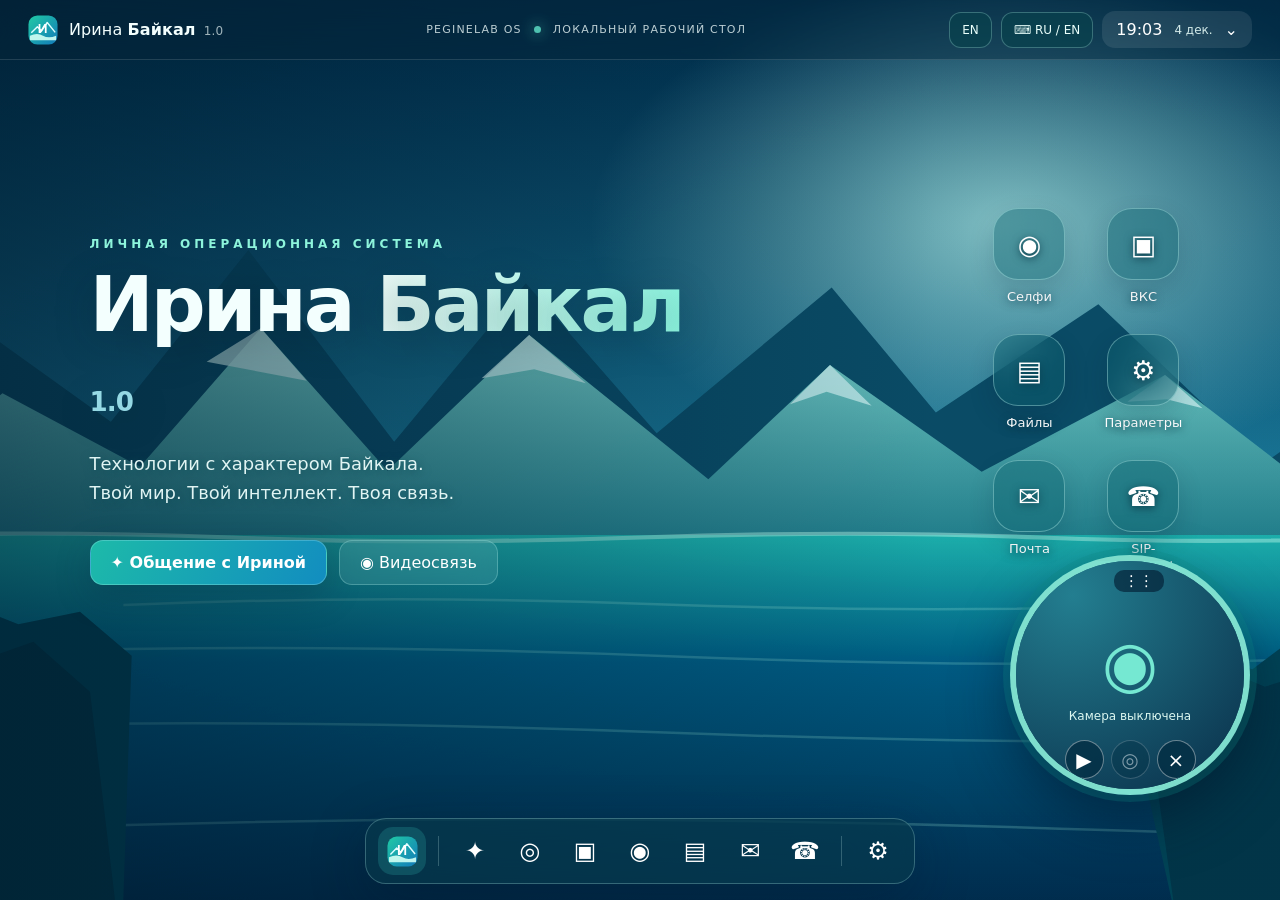
<file: ui/web/index.html>
<!doctype html>
<html lang="ru">
<head>
  <meta charset="utf-8">
  <meta name="viewport" content="width=device-width, initial-scale=1">
  <meta name="theme-color" content="#0b5668">
  <meta name="referrer" content="no-referrer">
  <title>Ирина Байкал 1.0 · Irina Shell</title>
  <link rel="icon" href="assets/irina-mark.svg" type="image/svg+xml">
  <link rel="stylesheet" href="style.css">
  <script src="i18n.js" defer></script>
  <script src="app.js" defer></script>
</head>
<body data-theme="lake">
  <div class="wallpaper" role="img" aria-label="Стилизованный пейзаж озера Байкал"></div>
  <header class="topbar">
    <div class="brand-mini"><img src="assets/irina-mark.svg" alt="" width="30" height="30"><span>Ирина <b>Байкал</b> <small>1.0</small></span></div>
    <div class="topbar-middle">PegiNelab OS <span class="live-dot"></span> Локальный рабочий стол</div>
    <div class="topbar-actions">
    <button id="language-toggle" type="button" class="locale-button" title="Switch interface to English" aria-label="Язык интерфейса">EN</button>
    <button id="keyboard-help" type="button" class="locale-button" title="Раскладка клавиатуры" aria-label="Раскладка клавиатуры">⌨ RU / EN</button>
    <button id="quick-toggle" type="button" class="topbar-clock aria-expanded="false" aria-controls="quick-settings">
      <span id="clock-time">--:--</span><span id="clock-date">--</span><span aria-hidden="true">⌄</span>
    </button>
    </div>
  </header>
  <main id="desktop" aria-label="Рабочий стол">
    <section class="welcome" aria-label="Приветствие">
      <p class="eyebrow">ЛИЧНАЯ ОПЕРАЦИОННАЯ СИСТЕМА</p>
      <h1>Ирина <span>Байкал</span><em> 1.0</em></h1>
      <p>Технологии с характером Байкала.<br>Твой мир. Твой интеллект. Твоя связь.</p>
      <div class="welcome-actions">
        <button class="primary-button" type="button" data-app="ai">✦ Общение с Ириной</button>
        <button class="glass-button" type="button" data-app="video">◉ Видеосвязь</button>
      </div>
    </section>
    <nav class="desktop-apps" aria-label="Приложения рабочего стола">
      <button type="button" data-app="camera"><span class="app-icon">◉</span><span>Селфи</span></button>
      <button type="button" data-app="video"><span class="app-icon">▣</span><span>ВКС</span></button>
      <button type="button" data-app="files"><span class="app-icon">▤</span><span>Файлы</span></button>
      <button type="button" data-app="settings"><span class="app-icon">⚙</span><span>Параметры</span></button>
      <button type="button" data-app="mail"><span class="app-icon">✉</span><span>Почта</span></button>
      <button type="button" data-app="sip"><span class="app-icon">☎</span><span>SIP-телефон</span></button>
    </nav>
  </main>

  <section id="windows" aria-label="Открытые окна"></section>

  <aside id="launcher" class="popover launcher" hidden aria-label="Меню приложений">
    <div class="popover-head"><img src="assets/irina-mark.svg" alt="" width="38" height="38"><div><strong>Ирина Байкал</strong><small>Главное меню · 1.0</small></div></div>
    <div class="launcher-grid">
      <button type="button" data-app="ai"><span>✦</span>ИИ Ирина</button>
      <button type="button" data-app="camera"><span>◉</span>Камера</button>
      <button type="button" data-app="video"><span>▣</span>Видеосвязь</button>
      <button type="button" data-app="internet"><span>◎</span>Интернет</button>
      <button type="button" data-app="files"><span>▤</span>Файлы</button>
      <button type="button" data-app="settings"><span>⚙</span>Настройки</button>
      <button type="button" data-app="suite"><span>▤</span>Офис и графика</button>
      <button type="button" data-app="mail"><span>✉</span>Почта</button>
      <button type="button" data-app="sip"><span>☎</span>SIP-телефон</button>
      <button type="button" data-app="games"><span>♟</span>Мини-игры</button>
    </div>
    <div class="launcher-bottom">Acer Swift 3 · Ryzen 5 3500U · Vega 8</div>
  </aside>

  <aside id="quick-settings" class="popover quick-settings" hidden aria-label="Быстрые настройки">
    <strong>Оформление системы</strong>
    <small class="muted-line">Язык интерфейса: RU / EN</small>
    <small class="muted-line">Windows: Win + Пробел · Ubuntu XFCE/X11: Alt + Shift</small>
    <div class="theme-swatches">
      <button type="button" class="theme-swatch lake-swatch" data-theme="lake" aria-label="Сине-зелёная тема"></button>
      <button type="button" class="theme-swatch forest-swatch" data-theme="forest" aria-label="Зелёная тема"></button>
      <button type="button" class="theme-swatch night-swatch" data-theme="night" aria-label="Ночная тема"></button>
    </div>
    <button type="button" class="quick-action" data-app="camera">◉ Круглая камера</button>
    <button type="button" class="quick-action" data-cmd="camera-visibility">◉ Показать / скрыть круг</button>
    <button type="button" class="quick-action" data-app="settings">⚙ Все параметры</button>
    <button id="intro-preview" type="button" class="quick-action">♪ Звук старта</button>
  </aside>

  <aside id="camera-bubble" class="camera-bubble" hidden aria-label="Круглое окно селфи">
    <video id="selfie-video" autoplay muted playsinline aria-label="Предпросмотр веб-камеры"></video>
    <div id="camera-placeholder" class="camera-placeholder"><span>◉</span><small>Камера выключена</small></div>
    <div class="camera-drag" id="camera-drag" title="Перемещать круглое окно">⋮⋮</div>
    <div class="camera-controls">
      <button type="button" id="camera-toggle" aria-label="Включить камеру" title="Включить камеру">▶</button>
      <button type="button" id="camera-shot" disabled aria-label="Сделать селфи" title="Сделать селфи">◎</button>
      <button type="button" id="camera-close" aria-label="Закрыть круглую камеру" title="Закрыть">×</button>
    </div>
  </aside>

  <footer class="dock" aria-label="Панель задач">
    <button id="start-button" type="button" class="start-button" aria-label="Открыть меню" aria-controls="launcher" aria-expanded="false"><img src="assets/irina-mark.svg" alt="" width="31" height="31"></button>
    <span class="dock-divider" aria-hidden="true"></span>
    <button type="button" class="dock-app" data-app="ai" title="ИИ Ирина">✦</button>
    <button type="button" class="dock-app" data-app="internet" title="Интернет">◎</button>
    <button type="button" class="dock-app" data-app="video" title="Видеосвязь">▣</button>
    <button type="button" class="dock-app" data-app="camera" title="Селфи">◉</button>
    <button type="button" class="dock-app" data-app="files" title="Файлы">▤</button>
    <button type="button" class="dock-app" data-app="mail" title="Почта">✉</button>
    <button type="button" class="dock-app" data-app="sip" title="SIP-телефон">☎</button>
    <span class="dock-divider" aria-hidden="true"></span>
    <button type="button" class="dock-app" data-app="settings" title="Параметры">⚙</button>
  </footer>
  <audio id="startup-intro" preload="none" src="assets/irina_intro.mp3"></audio>
  <div id="toast" role="status" aria-live="polite"></div>
</body>
</html>
</file>
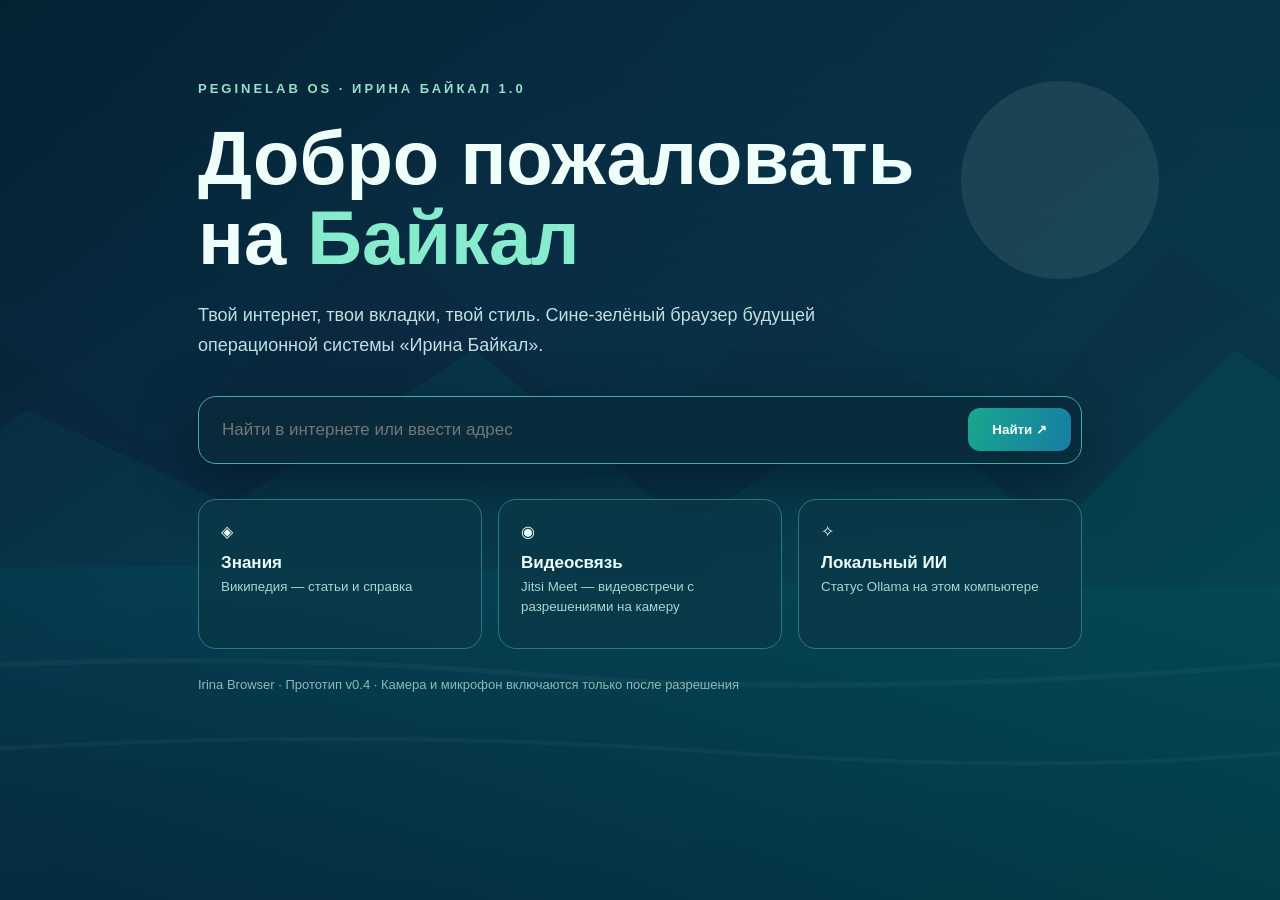
<file: browser/home.html>
<!doctype html>
<html lang="ru"><head><meta charset="utf-8"><meta name="viewport" content="width=device-width, initial-scale=1">
<title>Ирина Байкал — главная</title>
<style>
:root{color-scheme:dark;font-family:Segoe UI,Arial,sans-serif}
*{box-sizing:border-box}body{margin:0;background:#061f2f;color:#effffa;overflow-x:hidden}
.bg{position:fixed;inset:0;width:100vw;height:100vh;z-index:-1}
.shade{position:fixed;inset:0;background:linear-gradient(145deg,#031b2add 0%,#061e34aa 38%,#033f45bb 100%);z-index:-1}
main{margin:auto;max-width:960px;padding:9vh 38px 50px}
.kicker{color:#9adfcd;font-size:13px;font-weight:700;letter-spacing:3px;text-transform:uppercase}
h1{font-weight:730;font-size:clamp(44px,7vw,76px);line-height:1.05;margin:22px 0}
h1 span{color:#87ebce}p{max-width:640px;line-height:1.7;color:#c0dfe2;font-size:18px}
.search{display:flex;align-items:center;gap:10px;margin-top:35px;background:#092b3bde;border:1px solid #4ca9aa;border-radius:18px;padding:10px;box-shadow:0 18px 55px #021722aa}
input{background:transparent;color:#fff;border:0;outline:0;font-size:17px;flex:1;min-width:0;padding:13px}
button{border:0;border-radius:12px;padding:14px 24px;background:linear-gradient(110deg,#19a78c,#167da4);font-weight:700;color:white;cursor:pointer}
button:hover{filter:brightness(1.12)}
.cards{display:grid;grid-template-columns:repeat(3,1fr);gap:16px;margin-top:35px}
a.card{display:block;text-decoration:none;background:#0a3848c9;color:#eafffa;border:1px solid #2a7884;border-radius:18px;padding:22px;min-height:150px;transition:transform .15s}
a.card:hover{transform:translateY(-3px);background:#10566a}
.card strong{display:block;margin:12px 0 4px;font-size:17px}.card small{color:#aad3d1;line-height:1.5}
footer{padding:28px 0;color:#8cb9ba;font-size:13px}
@media(max-width:680px){.cards{grid-template-columns:1fr}main{padding:30px 18px}.search{flex-direction:column}button{width:100%}}
</style></head>
<body>
<svg class="bg" viewBox="0 0 1600 900" preserveAspectRatio="xMidYMid slice" xmlns="http://www.w3.org/2000/svg">
<defs><linearGradient id="sky" x2="0" y2="1"><stop stop-color="#0b5469"/><stop offset="1" stop-color="#153e62"/></linearGradient><linearGradient id="water" x2="0" y2="1"><stop stop-color="#077b8b"/><stop offset="1" stop-color="#04374f"/></linearGradient></defs>
<rect width="1600" height="900" fill="url(#sky)"/><circle cx="1220" cy="180" r="99" fill="#b1eadc" opacity=".35"/>
<path d="M0 470L145 330 320 450 545 230 790 467 950 280 1160 443 1330 245 1600 442V900H0Z" fill="#13445d"/>
<path d="M0 540L188 410 390 505 635 350 847 526 1050 395 1212 533 1395 350 1600 490V900H0Z" fill="#0c6572"/>
<path d="M0 575Q380 555 800 577T1600 580V900H0Z" fill="url(#water)"/>
<path d="M0 675Q350 646 700 675T1600 650" fill="none" stroke="#7ddac8" stroke-opacity=".20" stroke-width="5"/>
<path d="M0 760Q450 722 880 752T1600 733" fill="none" stroke="#b3f2df" stroke-opacity=".15" stroke-width="4"/></svg>
<div class="shade"></div>
<main><div class="kicker">PegiNelab OS · Ирина Байкал 1.0</div>
<h1>Добро пожаловать<br>на <span>Байкал</span></h1>
<p>Твой интернет, твои вкладки, твой стиль. Сине-зелёный браузер будущей операционной системы «Ирина Байкал».</p>
<form class="search" id="find"><input id="q" autofocus placeholder="Найти в интернете или ввести адрес" aria-label="Поиск"><button type="submit">Найти ↗</button></form>
<div class="cards">
<a class="card" href="https://www.wikipedia.org/"><span>◈</span><strong>Знания</strong><small>Википедия — статьи и справка</small></a>
<a class="card" href="https://meet.jit.si/"><span>◉</span><strong>Видеосвязь</strong><small>Jitsi Meet — видеовстречи с разрешениями на камеру</small></a>
<a class="card" href="http://127.0.0.1:11434/"><span>✧</span><strong>Локальный ИИ</strong><small>Статус Ollama на этом компьютере</small></a>
</div>
<footer>Irina Browser · Прототип v0.4 · Камера и микрофон включаются только после разрешения</footer>
</main>
<script>
document.getElementById("find").addEventListener("submit",e=>{
e.preventDefault();let s=document.getElementById("q").value.trim();if(!s)return;
if(/^https?:\/\/\S+$/i.test(s))location.assign(s);
else if(/^(?:localhost|[a-z0-9.-]+\.[a-z]{2,})(?::\d+)?(?:\/\S*)?$/i.test(s))location.assign((s.startsWith('localhost')?'http':'https')+'://'+s);
else location.assign('https://duckduckgo.com/?q='+encodeURIComponent(s));
});
</script></body></html>
</file>
<file: ui/web/style.css>
:root{font-family:"Segoe UI",Inter,system-ui,-apple-system,sans-serif;font-synthesis:none;color:#f3fffe;background:#072c43}*{box-sizing:border-box}button,input,textarea{font:inherit}button{cursor:pointer}button:focus-visible,input:focus-visible,textarea:focus-visible{outline:3px solid #bffcf4;outline-offset:3px}button:disabled{opacity:.45;cursor:not-allowed}[hidden]{display:none!important}body{margin:0;height:100vh;min-height:560px;overflow:hidden;--primary:#1dbaa9;--secondary:#128dc0;--tint:rgba(7,58,77,.74);--glass:rgba(8,58,76,.59);--edge:rgba(192,255,245,.26);--soft:#caeae9;background:#063952}body[data-theme=forest]{--primary:#45c98b;--secondary:#409c94;--tint:rgba(15,68,49,.8);--glass:rgba(9,63,48,.64);--edge:rgba(196,254,213,.27);--soft:#d5f8da}body[data-theme=night]{--primary:#799ae7;--secondary:#3566ba;--tint:rgba(14,27,61,.88);--glass:rgba(11,24,59,.72);--edge:rgba(185,204,255,.24);--soft:#d9e3ff}.wallpaper{position:fixed;inset:0;background-image:linear-gradient(90deg,rgba(2,22,37,.57),rgba(3,26,45,.08) 73%),url('assets/baikal.svg');background-size:cover;background-position:center;filter:saturate(1.16)}body[data-theme=forest] .wallpaper{filter:hue-rotate(-24deg) saturate(1.12)}body[data-theme=night] .wallpaper{filter:brightness(.58) hue-rotate(18deg)}.topbar{height:60px;padding:0 28px;display:flex;align-items:center;justify-content:space-between;position:fixed;top:0;left:0;right:0;z-index:110;background:rgba(7,37,55,.39);border-bottom:1px solid rgba(236,255,255,.13);backdrop-filter:blur(16px)}.brand-mini{display:flex;align-items:center;gap:11px;letter-spacing:.1px;font-size:16px}.brand-mini small{opacity:.65;font-size:12px;padding-left:3px}.topbar-middle{opacity:.77;letter-spacing:1.2px;font-size:11px;text-transform:uppercase;display:flex;align-items:center;gap:12px}.live-dot{height:7px;width:7px;border-radius:100%;background:#65efd2;box-shadow:0 0 14px #60eccd}.topbar-clock{display:flex;gap:12px;align-items:center;border:0;background:rgba(255,255,255,.09);color:white;border-radius:13px;padding:9px 14px}.topbar-clock span:nth-child(2){color:#d3eae9;font-size:12px}.welcome{position:absolute;top:25%;left:clamp(28px,7%,155px);max-width:630px;z-index:2;pointer-events:auto}.eyebrow{font-size:12px;letter-spacing:4px;color:#8df4db;font-weight:700}.welcome h1{font-size:clamp(47px,6vw,86px);font-weight:750;line-height:1.04;letter-spacing:-3px;margin:14px 0 24px;text-shadow:0 8px 40px rgba(0,30,40,.25)}.welcome h1 span{background:linear-gradient(100deg,#f2fffc,#8bf7e1);background-clip:text;-webkit-background-clip:text;color:transparent}.welcome h1 em{font-size:.34em;color:#95d9e4;font-style:normal;white-space:nowrap;letter-spacing:-1px}.welcome p:not(.eyebrow){font-size:clamp(15px,1.4vw,19px);line-height:1.65;color:#e0f4f3;text-shadow:0 2px 10px #14505b}.welcome-actions{display:flex;gap:12px;flex-wrap:wrap;margin-top:32px}.primary-button,.glass-button,.action-button{padding:12px 20px;border-radius:13px;border:1px solid var(--edge);color:white}.primary-button{background:linear-gradient(120deg,var(--primary),var(--secondary));box-shadow:0 10px 34px rgba(3,32,60,.25);font-weight:650}.glass-button,.action-button{background:rgba(210,255,248,.1);backdrop-filter:blur(14px)}.desktop-apps{position:absolute;right:7%;top:23%;display:grid;grid-template-columns:repeat(2,94px);gap:28px 20px;text-align:center}.desktop-apps button{background:transparent;border:0;color:#fff;font-size:13px;display:flex;align-items:center;flex-direction:column;gap:9px;text-shadow:0 2px 8px #093847}.app-icon{font-size:27px;width:72px;height:72px;display:grid;place-items:center;border:1px solid rgba(202,255,249,.35);border-radius:25px;background:rgba(10,96,109,.4);backdrop-filter:blur(20px);box-shadow:0 10px 24px rgba(1,33,55,.18)}.desktop-apps button:hover .app-icon{background:rgba(62,193,176,.42);transform:translateY(-2px)}.dock{position:fixed;bottom:16px;left:50%;transform:translateX(-50%);display:flex;align-items:center;gap:7px;padding:8px 12px;border-radius:21px;background:var(--glass);border:1px solid var(--edge);box-shadow:0 15px 55px rgba(0,20,39,.3);backdrop-filter:blur(35px);z-index:110}.dock button{width:48px;height:48px;border:0;border-radius:15px;background:transparent;color:white;font-size:24px}.dock button:hover,.dock button:focus-visible{background:rgba(222,255,253,.18)}.dock .start-button{background:rgba(47,182,172,.23);display:grid;place-items:center}.dock-divider{width:1px;height:30px;background:rgba(215,255,249,.22);margin:0 5px}.popover{position:fixed;z-index:120;border:1px solid var(--edge);border-radius:24px;background:var(--tint);box-shadow:0 22px 65px #00202f90;backdrop-filter:blur(42px)}.launcher{bottom:98px;left:max(20px,calc(50% - 268px));width:min(536px,calc(100vw - 40px));padding:23px}.popover-head{display:flex;align-items:center;gap:12px;padding:0 4px 18px;border-bottom:1px solid var(--edge)}.popover-head div{display:flex;flex-direction:column;gap:3px}.popover-head small{opacity:.7}.launcher-grid{display:grid;grid-template-columns:repeat(3,1fr);gap:9px;padding:16px 0}.launcher-grid button{background:rgba(233,255,252,.08);border:1px solid rgba(233,255,252,.08);border-radius:15px;color:white;padding:16px 8px;display:flex;align-items:center;justify-content:center;gap:9px;flex-direction:column;font-size:13px}.launcher-grid button:hover,.quick-action:hover{background:rgba(123,244,217,.16)}.launcher-grid button span{font-size:27px}.launcher-bottom{font-size:12px;opacity:.66;border-top:1px solid var(--edge);padding-top:16px}.quick-settings{top:67px;right:26px;padding:18px;width:260px;display:flex;flex-direction:column;gap:14px}.theme-swatches{display:flex;gap:10px}.theme-swatch{width:47px;height:40px;border-radius:12px;border:2px solid #ffffff6b}.lake-swatch{background:linear-gradient(120deg,#26c7ac,#0d64bd)}.forest-swatch{background:linear-gradient(120deg,#76d783,#146b56)}.night-swatch{background:linear-gradient(120deg,#777bc8,#11274c)}.theme-swatch[aria-pressed=true]{outline:2px solid white;outline-offset:2px}.quick-action{padding:10px 13px;text-align:left;color:white;border:1px solid var(--edge);background:rgba(240,255,254,.07);border-radius:11px}.app-window{width:min(660px,calc(100vw - 34px));min-height:260px;max-height:calc(100vh - 150px);position:fixed;top:clamp(82px,12vh,160px);left:max(20px,calc(50% - 330px));background:var(--tint);border:1px solid rgba(209,255,252,.34);border-radius:22px;backdrop-filter:blur(48px);box-shadow:0 35px 90px rgba(0,17,38,.55);overflow:hidden;z-index:20;display:flex;flex-direction:column}.window-top{background:rgba(233,255,255,.07);border-bottom:1px solid var(--edge);padding:10px 12px 10px 19px;display:flex;justify-content:space-between;align-items:center;cursor:move;touch-action:none;user-select:none}.window-title{font-weight:650;display:flex;gap:10px;align-items:center}.window-actions{display:flex;gap:5px}.window-actions button{border:0;background:rgba(255,255,255,.08);border-radius:9px;width:34px;height:30px;color:white;font-size:20px}.window-actions button:hover{background:#ff6d7a}.window-body{padding:25px;overflow:auto;max-height:calc(100vh - 210px);color:#e8fbfa}.window-body h2{margin:0 0 11px;font-size:25px}.window-body h3{margin:12px 0 9px;font-size:16px}.window-body p{color:var(--soft);line-height:1.6;margin:0 0 14px}.window-body label{display:block;font-size:13px;color:#ddf7f2;margin-bottom:7px}.field{width:100%;padding:12px 14px;border:1px solid var(--edge);background:rgba(0,30,47,.35);color:white;border-radius:12px;margin-bottom:12px}.field::placeholder{color:#b3d5d6}.window-body button{max-width:100%}.button-row{display:flex;flex-wrap:wrap;gap:9px;margin:12px 0}.hint{font-size:12px;color:#b9dcd9!important}.card-row{display:grid;grid-template-columns:repeat(2,1fr);gap:13px}.mini-card{padding:17px;border-radius:16px;border:1px solid var(--edge);background:rgba(214,255,249,.06)}.mini-card strong{display:block;font-size:24px;margin-bottom:7px}.mini-card small{color:#c3e5e5}.chat-history{height:210px;overflow:auto;display:flex;flex-direction:column;gap:10px;background:rgba(0,27,42,.25);padding:12px;border-radius:14px;margin-bottom:12px}.chat-message{padding:10px 12px;max-width:92%;white-space:pre-wrap;overflow-wrap:anywhere;border-radius:12px;background:#ffffff14;line-height:1.5}.chat-message.mine{align-self:flex-end;background:rgba(34,183,157,.29)}.chat-message.error{background:rgba(217,78,88,.24)}.chat-form{display:flex;gap:10px}.chat-form .field{margin:0;flex:1}.status-line{font-size:12px;color:#a8f4da;min-height:20px}.file-list{margin:10px 0 0;padding-left:21px;color:#e1faf7;overflow-wrap:anywhere}.external-notice{padding:12px;border-radius:12px;background:rgba(237,255,218,.1);border:1px solid rgba(240,253,211,.2);font-size:12px;margin:12px 0;color:#dff2d7}.camera-bubble{position:fixed;width:240px;height:240px;right:30px;bottom:105px;border-radius:50%;border:6px solid rgba(145,247,224,.85);box-shadow:0 0 0 7px rgba(13,132,128,.27),0 24px 55px rgba(0,21,43,.56);overflow:hidden;z-index:100;background:radial-gradient(circle at 48% 28%,#267e92,#05324c);touch-action:none}.camera-bubble video{display:block;object-fit:cover;width:100%;height:100%;transform:scaleX(-1)}.camera-placeholder{position:absolute;inset:0;display:grid;align-content:center;justify-items:center;background:radial-gradient(circle at 25% 15%,#237e90,#092d48);gap:8px}.camera-placeholder span{font-size:64px;color:#75e8d2}.camera-placeholder small{color:#dbf7f0;font-size:12px}.camera-drag{position:absolute;left:calc(50% - 16px);top:9px;background:#021d33a3;border-radius:10px;color:white;padding:2px 10px;cursor:grab;font-size:15px}.camera-controls{position:absolute;bottom:10px;left:0;right:0;display:flex;justify-content:center;gap:7px}.camera-controls button{border:1px solid rgba(255,255,255,.4);border-radius:50%;width:39px;height:39px;background:#032e44c9;color:white;font-size:20px;backdrop-filter:blur(10px)}.camera-controls button:hover{background:var(--primary)}#toast{position:fixed;right:20px;bottom:105px;max-width:330px;padding:12px 18px;background:#073c50ed;border:1px solid var(--edge);border-radius:14px;box-shadow:0 12px 35px #001f35a8;z-index:200;color:white;opacity:0;transform:translateY(10px);transition:.2s;pointer-events:none}#toast.show{opacity:1;transform:none}@media(max-width:760px){.topbar-middle{display:none}.topbar{padding:0 12px}.brand-mini{font-size:13px}.topbar-clock{padding:8px;gap:6px}.topbar-clock span:nth-child(2){display:none}.welcome{top:18%;left:20px;right:20px}.welcome h1{font-size:48px}.desktop-apps{top:auto;bottom:110px;right:16px;left:16px;display:flex;justify-content:space-around;gap:8px}.desktop-apps .app-icon{width:55px;height:55px;border-radius:18px;font-size:24px}.dock{bottom:8px;padding:6px 7px;gap:0}.dock button{width:43px;height:44px;font-size:22px}.app-window{left:8px!important;top:70px!important;width:calc(100vw - 16px);max-height:calc(100vh - 146px)}.window-body{padding:17px}.camera-bubble{width:180px;height:180px;right:14px;bottom:86px}.camera-controls button{height:32px;width:32px;font-size:16px}.card-row{grid-template-columns:1fr}.topbar-middle{display:none}}@media(max-height:610px){.welcome{top:16%}.desktop-apps{top:19%}.welcome h1{font-size:44px}.dock{bottom:8px}}


/* Irina Shell v0.5 — bilingual controls and native application panels */
.topbar-actions{display:flex;align-items:center;gap:9px;min-width:0}
.locale-button{border:1px solid var(--edge);background:rgba(8,68,77,.66);border-radius:12px;color:#eafffb;padding:9px 12px;white-space:nowrap;font-size:12px;min-height:36px}
.locale-button:hover{background:rgba(35,135,137,.7)}
.muted-line{color:var(--soft);opacity:.8;font-size:11px;line-height:1.4}
.native-grid{display:grid;grid-template-columns:repeat(auto-fit,minmax(190px,1fr));gap:10px;margin:13px 0 22px}
.native-grid button{background:rgba(102,223,208,.12);border:1px solid var(--edge);color:white;padding:12px;border-radius:13px;text-align:left;min-height:46px}
.native-grid button:hover{background:rgba(102,223,208,.25)}
.native-status{min-height:22px}
.launcher{max-height:calc(100vh - 128px);overflow:auto}
.camera-bubble:not([hidden]){display:block}
@media(max-width:850px){.topbar-middle{display:none}.desktop-apps{right:2%;gap:10px}}
@media(max-width:560px){#keyboard-help{display:none}.locale-button{padding:6px 8px}.topbar{padding-inline:10px}}
</file>
